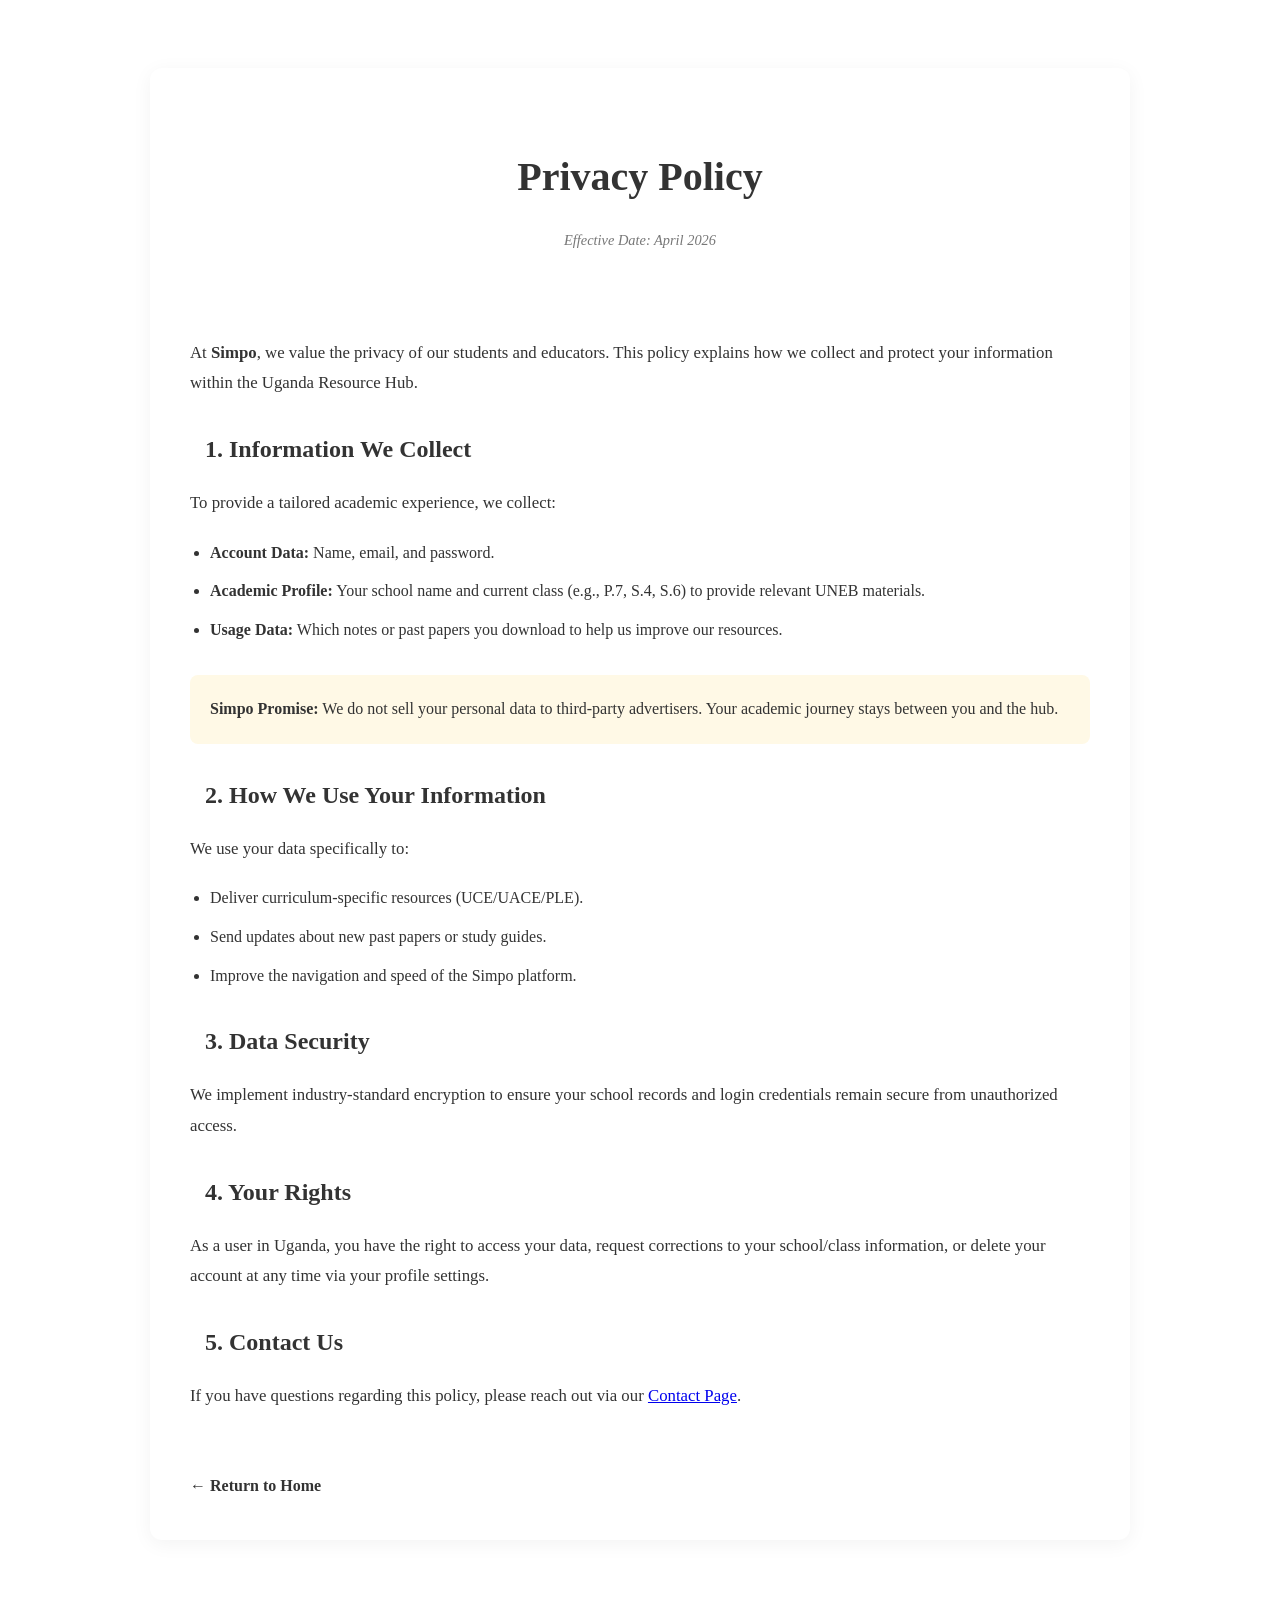
<file: privacy-policy.html>
<!doctype html>
<html lang="en">
  <head>
    <meta charset="UTF-8" />
    <meta name="viewport" content="width=device-width, initial-scale=1.0" />
    <title>SIMPO - Privacy Policy</title>
    <link rel="stylesheet" href="css/t&cs.css" />
  </head>
  <!-- Google tag (gtag.js) -->
  <script
    async
    src="https://www.googletagmanager.com/gtag/js?id=G-1S5M5BYP1C"
  ></script>
  <script>
    window.dataLayer = window.dataLayer || [];
    function gtag() {
      dataLayer.push(arguments);
    }
    gtag("js", new Date());

    gtag("config", "G-1S5M5BYP1C");
  </script>

  <body>
    <section class="terms-section">
      <div class="terms-container">
        <header class="terms-header">
          <h1>Privacy Policy</h1>
          <p class="last-updated">Effective Date: April 2026</p>
        </header>

        <div class="terms-content">
          <p>
            At <strong>Simpo</strong>, we value the privacy of our students and
            educators. This policy explains how we collect and protect your
            information within the Uganda Resource Hub.
          </p>

          <h2>1. Information We Collect</h2>
          <p>To provide a tailored academic experience, we collect:</p>
          <ul>
            <li><strong>Account Data:</strong> Name, email, and password.</li>
            <li>
              <strong>Academic Profile:</strong> Your school name and current
              class (e.g., P.7, S.4, S.6) to provide relevant UNEB materials.
            </li>
            <li>
              <strong>Usage Data:</strong> Which notes or past papers you
              download to help us improve our resources.
            </li>
          </ul>

          <div class="highlight-box">
            <strong>Simpo Promise:</strong> We do not sell your personal data to
            third-party advertisers. Your academic journey stays between you and
            the hub.
          </div>

          <h2>2. How We Use Your Information</h2>
          <p>We use your data specifically to:</p>
          <ul>
            <li>Deliver curriculum-specific resources (UCE/UACE/PLE).</li>
            <li>Send updates about new past papers or study guides.</li>
            <li>Improve the navigation and speed of the Simpo platform.</li>
          </ul>

          <h2>3. Data Security</h2>
          <p>
            We implement industry-standard encryption to ensure your school
            records and login credentials remain secure from unauthorized
            access.
          </p>

          <h2>4. Your Rights</h2>
          <p>
            As a user in Uganda, you have the right to access your data, request
            corrections to your school/class information, or delete your account
            at any time via your profile settings.
          </p>

          <h2>5. Contact Us</h2>
          <p>
            If you have questions regarding this policy, please reach out via
            our <a href="contact.html">Contact Page</a>.
          </p>
        </div>

        <a href="home.html" class="back-btn">&larr; Return to Home</a>
      </div>
    </section>
  </body>
</html>
</file>
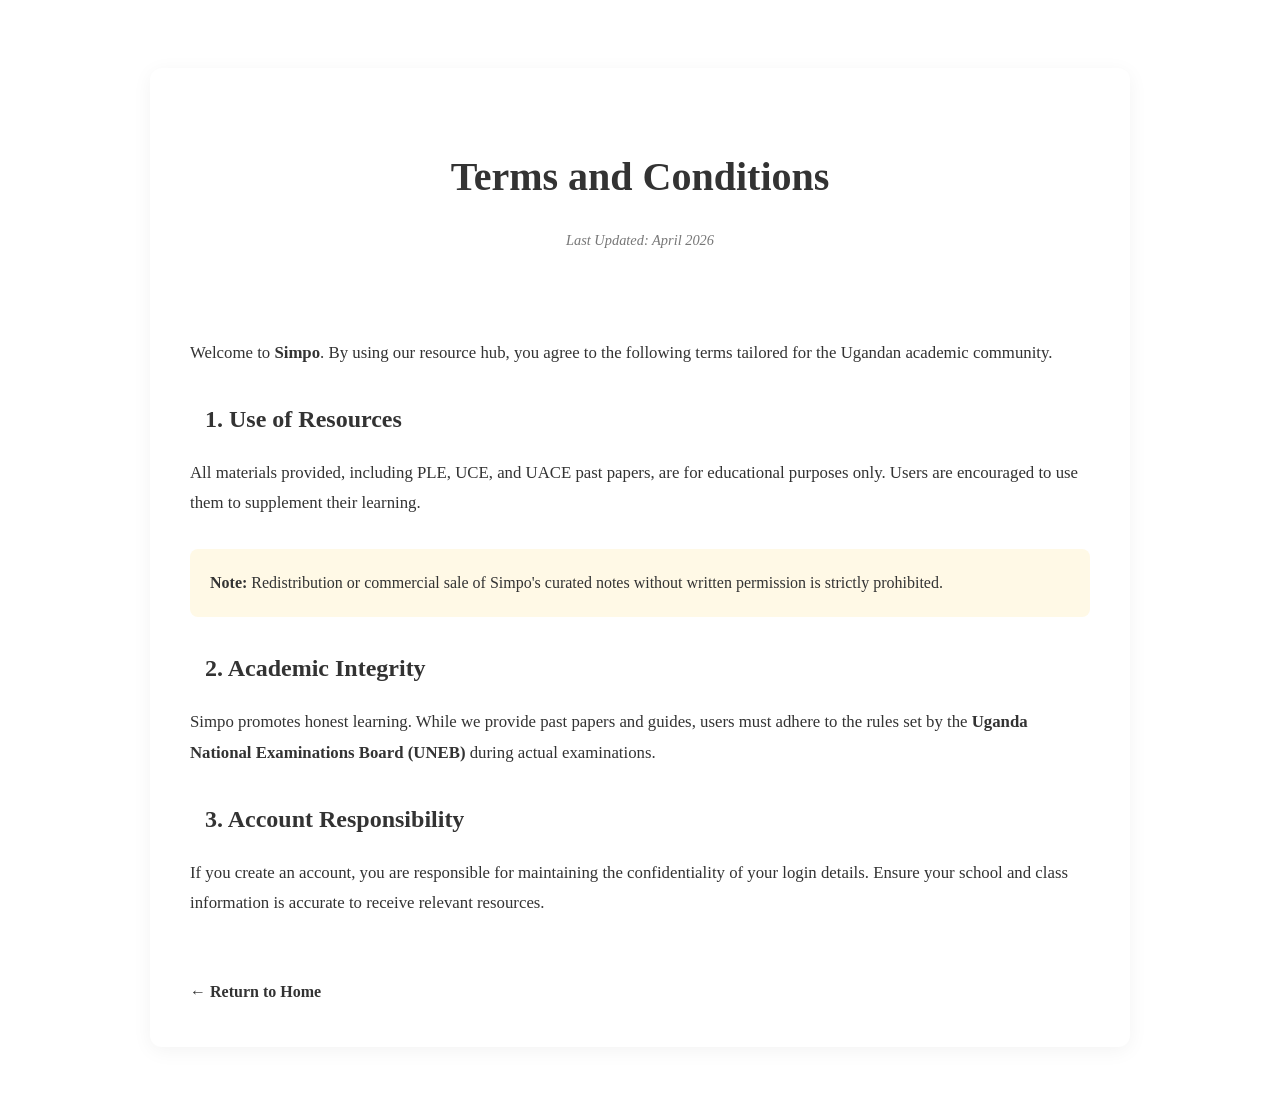
<file: t&cs.html>
<!doctype html>
<html lang="en">
  <head>
    <meta charset="UTF-8" />
    <meta name="viewport" content="width=device-width, initial-scale=1.0" />
    <title>SIMPO - Terms and Conditions</title>
    <link rel="stylesheet" href="css/t&cs.css" />
  </head>
  <!-- Google tag (gtag.js) -->
  <script
    async
    src="https://www.googletagmanager.com/gtag/js?id=G-1S5M5BYP1C"
  ></script>
  <script>
    window.dataLayer = window.dataLayer || [];
    function gtag() {
      dataLayer.push(arguments);
    }
    gtag("js", new Date());

    gtag("config", "G-1S5M5BYP1C");
  </script>

  <body>
    <section class="terms-section">
      <div class="terms-container">
        <header class="terms-header">
          <h1>Terms and Conditions</h1>
          <p class="last-updated">Last Updated: April 2026</p>
        </header>

        <div class="terms-content">
          <p>
            Welcome to <strong>Simpo</strong>. By using our resource hub, you
            agree to the following terms tailored for the Ugandan academic
            community.
          </p>

          <h2>1. Use of Resources</h2>
          <p>
            All materials provided, including PLE, UCE, and UACE past papers,
            are for educational purposes only. Users are encouraged to use them
            to supplement their learning.
          </p>

          <div class="highlight-box">
            <strong>Note:</strong> Redistribution or commercial sale of Simpo's
            curated notes without written permission is strictly prohibited.
          </div>

          <h2>2. Academic Integrity</h2>
          <p>
            Simpo promotes honest learning. While we provide past papers and
            guides, users must adhere to the rules set by the
            <strong>Uganda National Examinations Board (UNEB)</strong> during
            actual examinations.
          </p>

          <h2>3. Account Responsibility</h2>
          <p>
            If you create an account, you are responsible for maintaining the
            confidentiality of your login details. Ensure your school and class
            information is accurate to receive relevant resources.
          </p>
        </div>

        <a href="home.html" class="back-btn">&larr; Return to Home</a>
      </div>
    </section>
  </body>
</html>
</file>
<file: css/t&cs.css>
/* --- Terms & Conditions Layout --- */
.terms-section {
    padding: 60px 10%;
    background-color: #fff;
    color: #333;
    line-height: 1.8;
}

.terms-container {
    max-width: 900px;
    margin: 0 auto;
    background: #ffffff;
    padding: 40px;
    border-radius: 12px;
    box-shadow: 0 4px 20px rgba(0,0,0,0.05);
}

/* Header Styling */
.terms-header {
    text-align: center;
    margin-bottom: 50px;
    border-bottom: 2px solid var(--ug-yellow);
    padding-bottom: 20px;
}

.terms-header h1 {
    font-size: 2.5rem;
    color: var(--dark);
    margin-bottom: 10px;
}

.last-updated {
    font-style: italic;
    color: #777;
    font-size: 0.9rem;
}

/* Content Styling */
.terms-content h2 {
    color: var(--primary);
    font-size: 1.5rem;
    margin-top: 30px;
    margin-bottom: 15px;
    border-left: 5px solid var(--accent);
    padding-left: 15px;
}

.terms-content p {
    margin-bottom: 20px;
    font-size: 1.05rem;
}

.terms-content ul {
    margin-bottom: 20px;
    padding-left: 20px;
}

.terms-content li {
    margin-bottom: 10px;
}

/* Important Highlight Box */
.highlight-box {
    background: #fff9e6; /* Light yellow tint */
    border: 1px dashed var(--accent);
    padding: 20px;
    border-radius: 8px;
    margin: 30px 0;
}

/* Back to Home Button */
.back-btn {
    display: inline-block;
    margin-top: 40px;
    color: var(--primary);
    text-decoration: none;
    font-weight: bold;
    transition: 0.3s;
}

.back-btn:hover {
    text-decoration: underline;
}

/* Responsive */
@media (max-width: 768px) {
    .terms-section { padding: 40px 5%; }
    .terms-container { padding: 20px; }
    .terms-header h1 { font-size: 1.8rem; }
}
</file>
